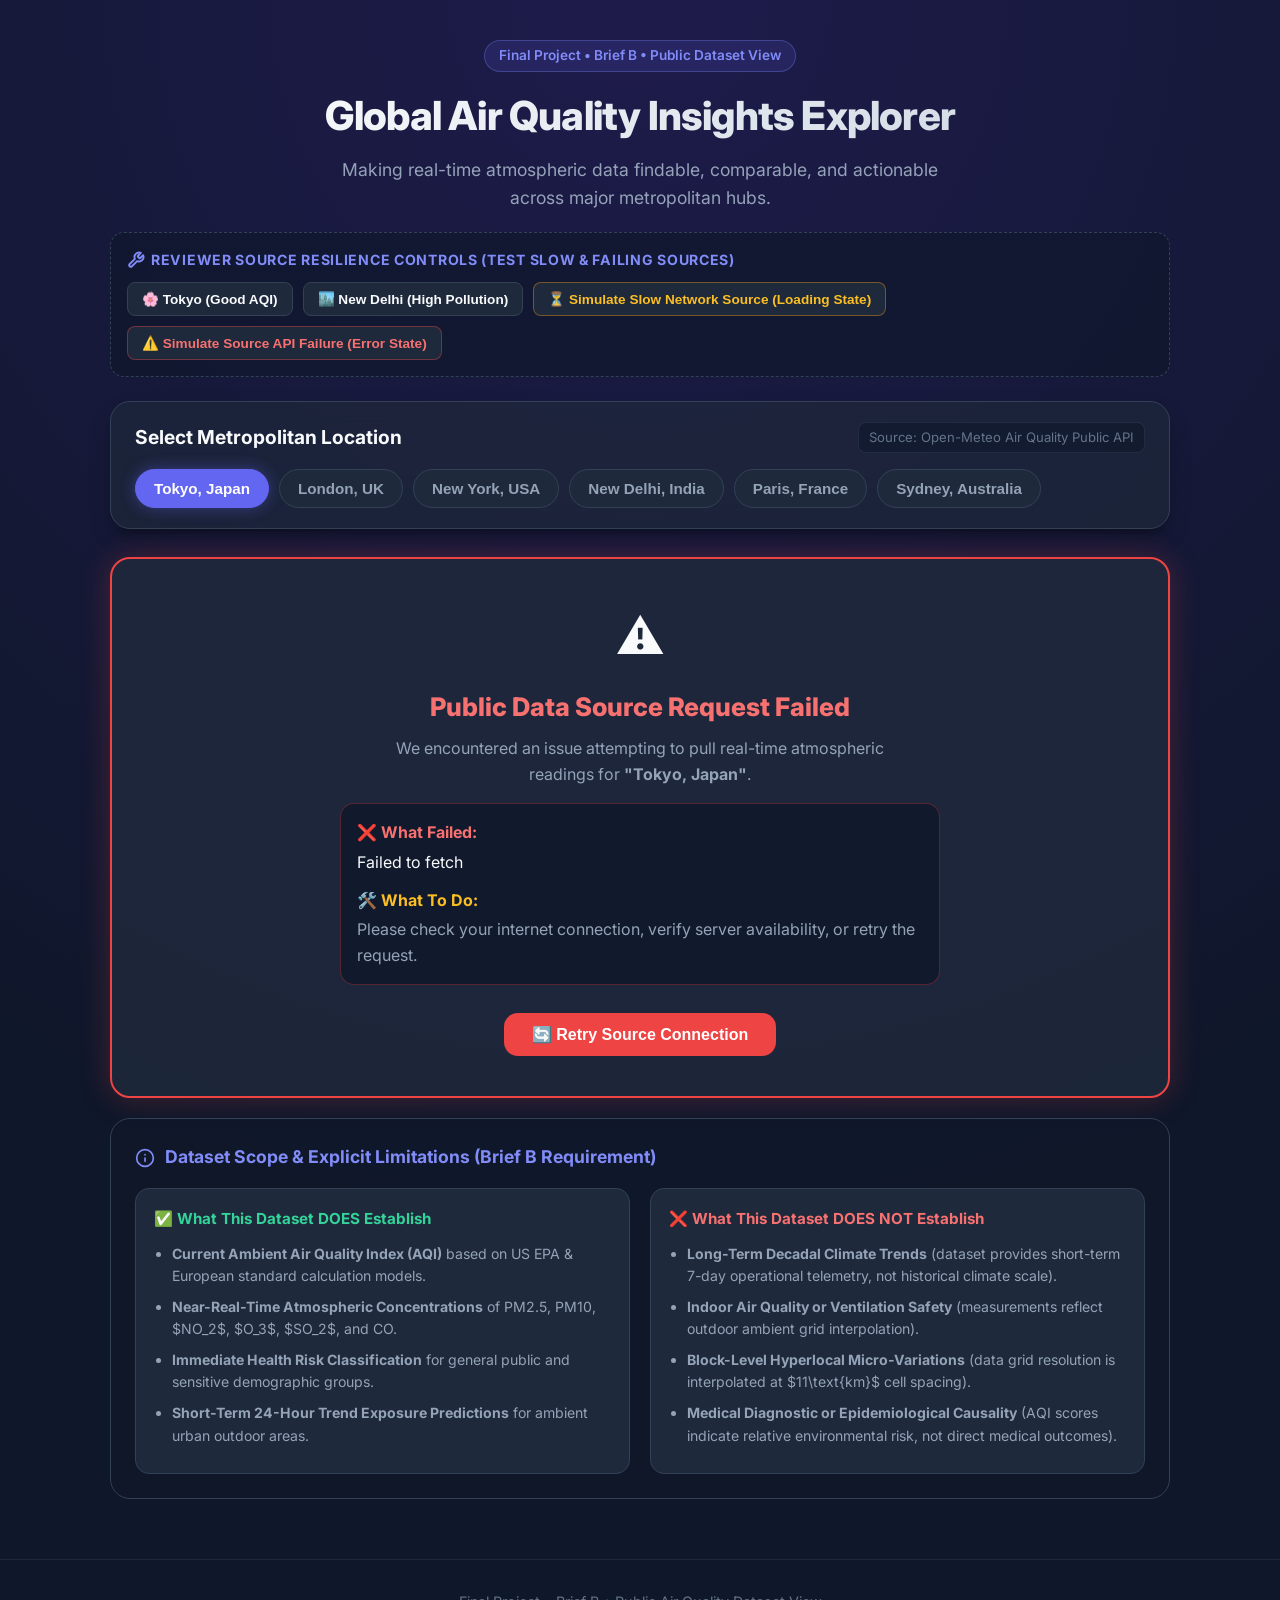
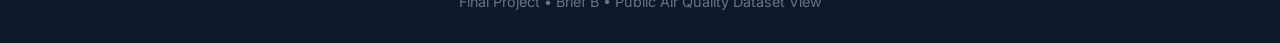
<file: index.html>
<!DOCTYPE html>
<html lang="en">
<head>
  <meta charset="UTF-8">
  <meta name="viewport" content="width=device-width, initial-scale=1.0">
  <meta name="description" content="Global Air Quality & Environmental Health Insights Explorer - A view onto public atmospheric data answering health and pollution questions.">
  <title>Global Air Quality Insights Explorer | Public Dataset View</title>
  
  <!-- Google Fonts: Inter -->
  <link rel="preconnect" href="https://fonts.googleapis.com">
  <link rel="preconnect" href="https://fonts.gstatic.com" crossorigin>
  <link href="https://fonts.googleapis.com/css2?family=Inter:wght@400;500;600;700;800&display=swap" rel="stylesheet">
  
  <link rel="stylesheet" href="styles.css">
</head>
<body>

  <!-- Accessibility Skip Link -->
  <a href="#main-content" class="skip-link">Skip to main content</a>

  <!-- Header -->
  <header class="app-header">
    <div class="container">
      <span class="badge">Final Project • Brief B • Public Dataset View</span>
      <h1 id="page-title">Global Air Quality Insights Explorer</h1>
      <p class="subtitle">Making real-time atmospheric data findable, comparable, and actionable across major metropolitan hubs.</p>
    </div>
  </header>

  <!-- Main Content -->
  <main id="main-content" tabindex="-1">
    <div class="container">

      <!-- Reviewer Testing & Resilience Controls -->
      <section class="reviewer-toolbar" aria-label="Reviewer Controls for Source Resilience">
        <div class="reviewer-toolbar-header">
          <span class="reviewer-title">
            <svg width="18" height="18" viewBox="0 0 24 24" fill="none" stroke="currentColor" stroke-width="2.5" stroke-linecap="round" stroke-linejoin="round" aria-hidden="true"><path d="M14.7 6.3a1 1 0 0 0 0 1.4l1.6 1.6a1 1 0 0 0 1.4 0l3.77-3.77a6 6 0 0 1-7.94 7.94l-6.91 6.91a2.12 2.12 0 0 1-3-3l6.91-6.91a6 6 0 0 1 7.94-7.94l-3.76 3.76z"/></svg>
            Reviewer Source Resilience Controls (Test Slow & Failing Sources)
          </span>
        </div>
        
        <div class="reviewer-preset-buttons" role="group" aria-label="Preset demonstration buttons">
          <button type="button" class="preset-btn" id="btn-demo-tokyo" title="Load live air quality data for Tokyo">
            🌸 Tokyo (Good AQI)
          </button>
          
          <button type="button" class="preset-btn" id="btn-demo-delhi" title="Load live air quality data for New Delhi">
            🏙️ New Delhi (High Pollution)
          </button>

          <button type="button" class="preset-btn btn-warning" id="btn-demo-slow" title="Simulate a slow 3-second network source response">
            ⏳ Simulate Slow Network Source (Loading State)
          </button>

          <button type="button" class="preset-btn btn-error" id="btn-demo-error" title="Simulate an API source failure or network outage">
            ⚠️ Simulate Source API Failure (Error State)
          </button>
        </div>
      </section>

      <!-- City Selector & Filter Controls -->
      <section class="control-card" aria-label="Dataset Selection Controls">
        <div class="control-header">
          <h2>Select Metropolitan Location</h2>
          <span class="dataset-source-tag">Source: Open-Meteo Air Quality Public API</span>
        </div>
        
        <div class="city-selector-grid" id="city-selector-group" role="radiogroup" aria-label="Select target city for air quality insights">
          <button type="button" class="city-chip active" data-city="tokyo" data-lat="35.6762" data-lon="139.6503" role="radio" aria-checked="true">
            <span>Tokyo, Japan</span>
          </button>
          <button type="button" class="city-chip" data-city="london" data-lat="51.5074" data-lon="-0.1278" role="radio" aria-checked="false">
            <span>London, UK</span>
          </button>
          <button type="button" class="city-chip" data-city="newyork" data-lat="40.7128" data-lon="-74.0060" role="radio" aria-checked="false">
            <span>New York, USA</span>
          </button>
          <button type="button" class="city-chip" data-city="delhi" data-lat="28.6139" data-lon="77.2090" role="radio" aria-checked="false">
            <span>New Delhi, India</span>
          </button>
          <button type="button" class="city-chip" data-city="paris" data-lat="48.8566" data-lon="2.3522" role="radio" aria-checked="false">
            <span>Paris, France</span>
          </button>
          <button type="button" class="city-chip" data-city="sydney" data-lat="-33.8688" data-lon="151.2093" role="radio" aria-checked="false">
            <span>Sydney, Australia</span>
          </button>
        </div>
      </section>

      <!-- Live Region for Accessibility -->
      <div id="aria-announcer" class="sr-only" aria-live="polite" aria-atomic="true"></div>

      <!-- Main Display Area: State & Insight Cards -->
      <section id="results-section" aria-label="Air Quality Insights and Data Visualization">
        <div id="state-container" class="state-container">
          <!-- Dynamic rendering by app.js (Loading, Error, Insights View) -->
        </div>
      </section>

      <!-- Data Limitations & Boundaries Panel (Key Brief B Requirement) -->
      <section class="limitations-card" aria-label="Dataset Scope and Limitations">
        <div class="limitations-header">
          <svg width="20" height="20" viewBox="0 0 24 24" fill="none" stroke="currentColor" stroke-width="2" stroke-linecap="round" stroke-linejoin="round" aria-hidden="true"><circle cx="12" cy="12" r="10"/><line x1="12" y1="16" x2="12" y2="12"/><line x1="12" y1="8" x2="12.01" y2="8"/></svg>
          <h3>Dataset Scope & Explicit Limitations (Brief B Requirement)</h3>
        </div>
        <div class="limitations-content">
          <div class="limit-col supports">
            <h4>✅ What This Dataset DOES Establish</h4>
            <ul>
              <li><strong>Current Ambient Air Quality Index (AQI)</strong> based on US EPA & European standard calculation models.</li>
              <li><strong>Near-Real-Time Atmospheric Concentrations</strong> of PM2.5, PM10, $NO_2$, $O_3$, $SO_2$, and CO.</li>
              <li><strong>Immediate Health Risk Classification</strong> for general public and sensitive demographic groups.</li>
              <li><strong>Short-Term 24-Hour Trend Exposure Predictions</strong> for ambient urban outdoor areas.</li>
            </ul>
          </div>
          
          <div class="limit-col does-not-support">
            <h4>❌ What This Dataset DOES NOT Establish</h4>
            <ul>
              <li><strong>Long-Term Decadal Climate Trends</strong> (dataset provides short-term 7-day operational telemetry, not historical climate scale).</li>
              <li><strong>Indoor Air Quality or Ventilation Safety</strong> (measurements reflect outdoor ambient grid interpolation).</li>
              <li><strong>Block-Level Hyperlocal Micro-Variations</strong> (data grid resolution is interpolated at $11\text{km}$ cell spacing).</li>
              <li><strong>Medical Diagnostic or Epidemiological Causality</strong> (AQI scores indicate relative environmental risk, not direct medical outcomes).</li>
            </ul>
          </div>
        </div>
      </section>

    </div>
  </main>

  <!-- Footer -->
  <footer>
    <div class="container">
      <p>Final Project • Brief B • Public Air Quality Dataset View</p>
    </div>
  </footer>

  <script src="app.js"></script>
</body>
</html>
</file>
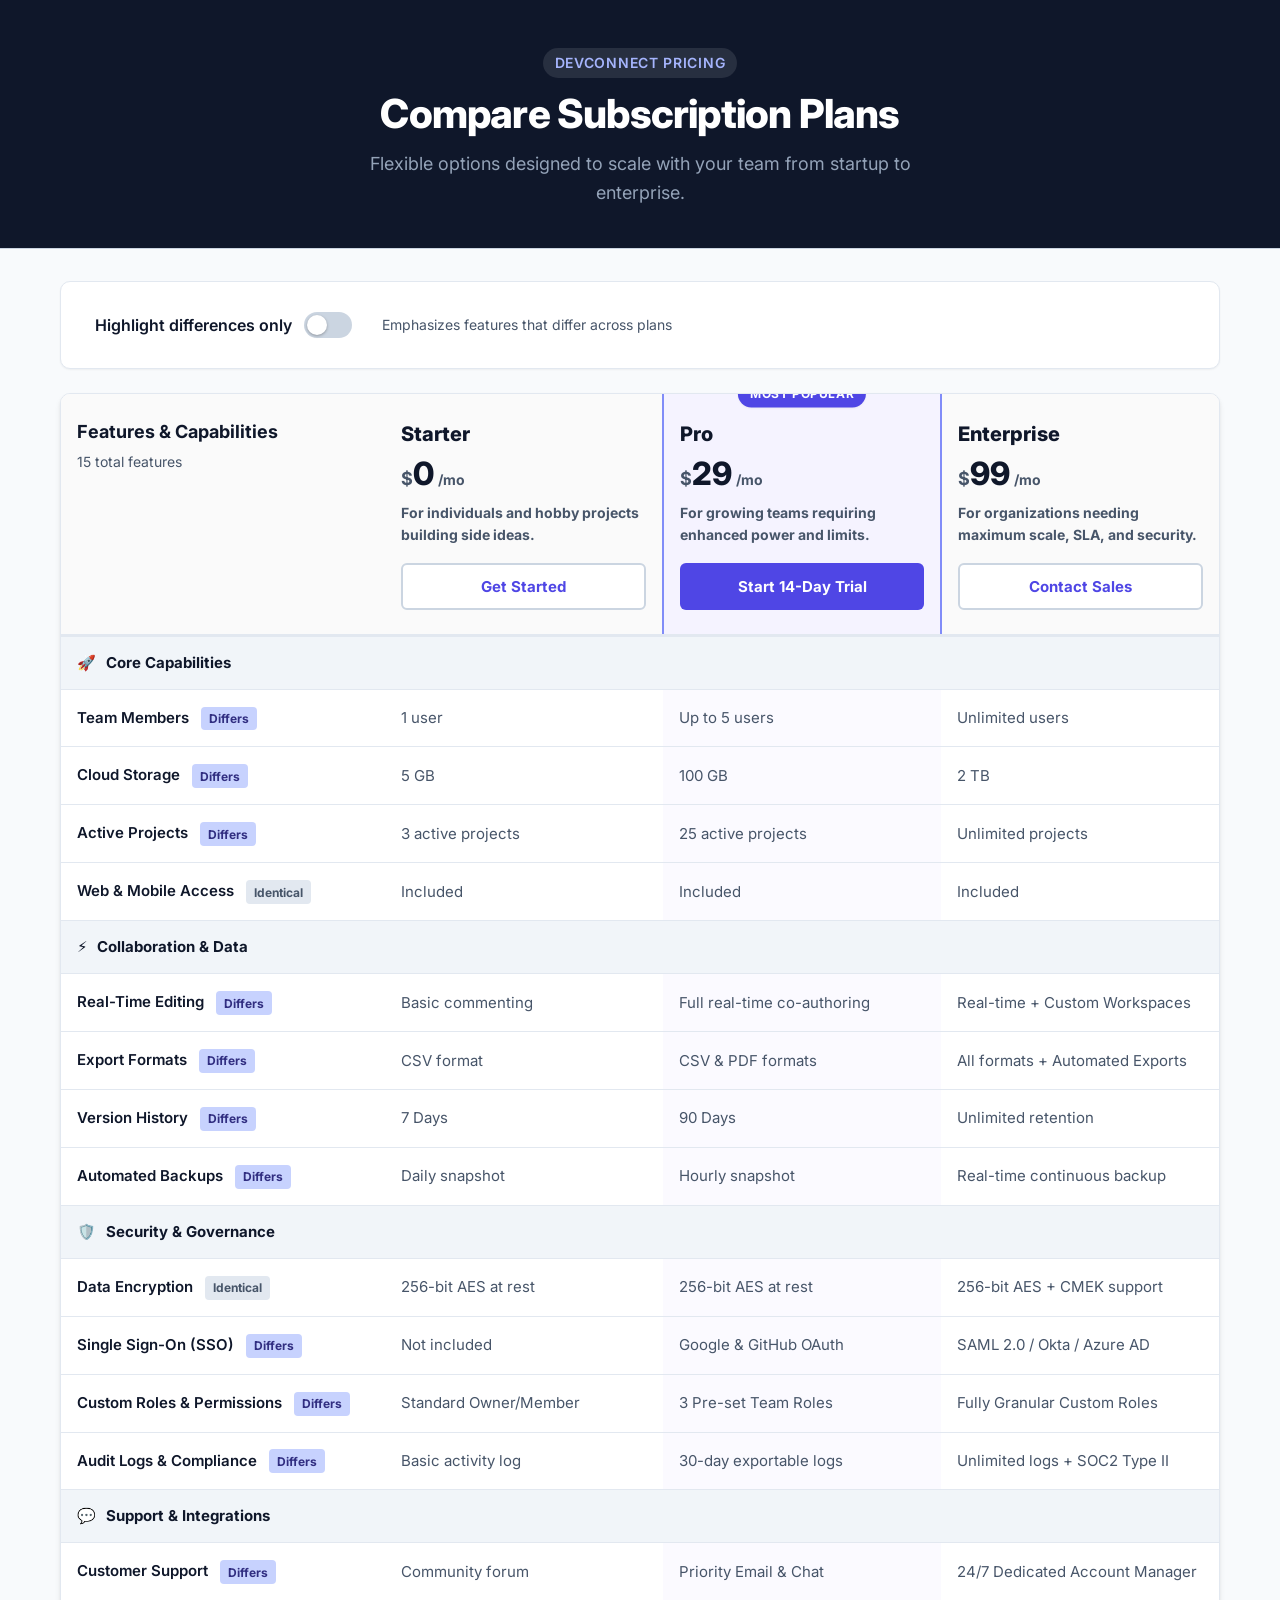
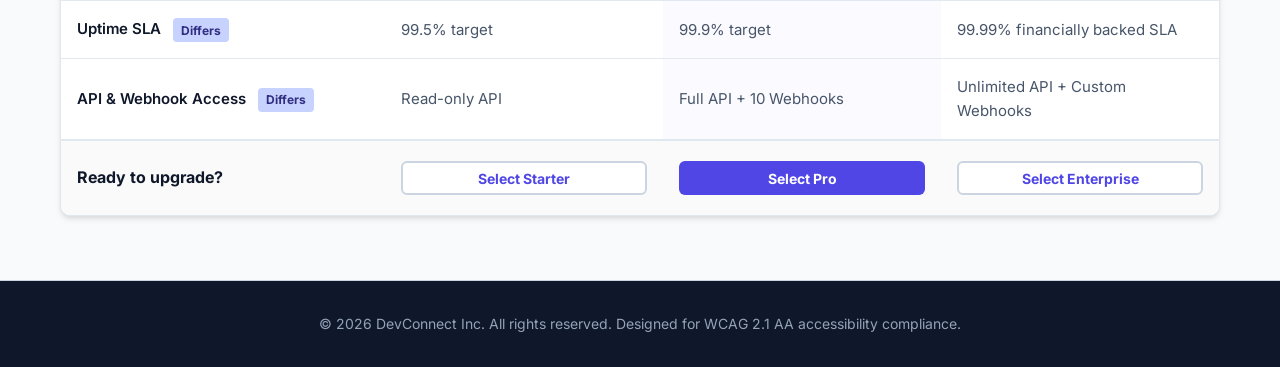
<file: task1_archive/index.html>
<!DOCTYPE html>
<html lang="en">
<head>
  <meta charset="UTF-8">
  <meta name="viewport" content="width=device-width, initial-scale=1.0">
  <meta name="description" content="Compare subscription plans across 15 key features. Fully accessible, keyboard-operable, and optimized for mobile screens down to 320px.">
  <title>Plan Comparison - Find the Right Fit</title>
  
  <!-- Modern Google Fonts -->
  <link rel="preconnect" href="https://fonts.googleapis.com">
  <link rel="preconnect" href="https://fonts.gstatic.com" crossorigin>
  <link href="https://fonts.googleapis.com/css2?family=Inter:wght@400;500;600;700;800&display=swap" rel="stylesheet">
  
  <link rel="stylesheet" href="styles.css">
</head>
<body>

  <!-- Keyboard Accessibility: Skip to Main Content Link -->
  <a href="#main-content" class="skip-link">Skip to main content</a>

  <!-- Header Section -->
  <header class="app-header">
    <div class="container">
      <div class="brand-badge">DevConnect Pricing</div>
      <h1 id="page-title">Compare Subscription Plans</h1>
      <p class="subtitle">Flexible options designed to scale with your team from startup to enterprise.</p>
    </div>
  </header>

  <!-- Main Content Area -->
  <main id="main-content" tabindex="-1">
    <div class="container">
      
      <!-- Toolbar & Accessibility Controls -->
      <section class="toolbar" aria-label="Table View Controls">
        <div class="toolbar-left">
          <h2 class="sr-only">Interactive Controls</h2>
          <!-- Highlight Differences Toggle Switch -->
          <button 
            type="button" 
            role="switch" 
            aria-checked="false" 
            id="highlight-toggle" 
            class="switch-control" 
            aria-describedby="toggle-hint"
          >
            <span class="switch-label">Highlight differences only</span>
            <span class="switch-track" aria-hidden="true">
              <span class="switch-thumb"></span>
            </span>
          </button>
          <span id="toggle-hint" class="toggle-hint-text">Emphasizes features that differ across plans</span>
        </div>

        <div class="toolbar-right">
          <!-- Mobile Plan Filter Tabs (Visible on small screens <= 640px) -->
          <div class="mobile-filter-group" role="group" aria-label="Filter plan columns on mobile screens">
            <span class="filter-label" id="mobile-filter-label">View plan:</span>
            <div class="tab-list" role="tablist" aria-labelledby="mobile-filter-label">
              <button role="tab" aria-selected="true" id="tab-all" aria-controls="comparison-table" class="plan-tab active">All Plans</button>
              <button role="tab" aria-selected="false" id="tab-starter" aria-controls="comparison-table" class="plan-tab">Starter</button>
              <button role="tab" aria-selected="false" id="tab-pro" aria-controls="comparison-table" class="plan-tab">Pro</button>
              <button role="tab" aria-selected="false" id="tab-enterprise" aria-controls="comparison-table" class="plan-tab">Enterprise</button>
            </div>
          </div>
        </div>
      </section>

      <!-- Live Region for Screen Reader Announcements -->
      <div id="aria-announcer" class="sr-only" aria-live="polite" aria-atomic="true"></div>

      <!-- Feature Comparison Table Container -->
      <div class="table-wrapper">
        <table role="table" class="comparison-table" id="comparison-table" aria-labelledby="page-title">
          <caption class="sr-only">
            Detailed comparison of 15 features across Starter ($0), Pro ($29/month), and Enterprise ($99/month) plans.
          </caption>

          <!-- Table Header: Plan Overview -->
          <thead>
            <tr role="row" class="header-row">
              <th scope="col" role="columnheader" class="col-feature-header">
                <span class="feature-title">Features & Capabilities</span>
                <span class="feature-count">15 total features</span>
              </th>
              
              <!-- Plan 1: Starter -->
              <th scope="col" role="columnheader" class="col-plan plan-starter-header">
                <div class="plan-card-header">
                  <span class="plan-name">Starter</span>
                  <div class="plan-price">
                    <span class="currency">$</span><span class="amount">0</span><span class="period">/mo</span>
                  </div>
                  <p class="plan-desc">For individuals and hobby projects building side ideas.</p>
                  <button type="button" class="cta-button secondary" aria-label="Select Starter Plan ($0 per month)">Get Started</button>
                </div>
              </th>

              <!-- Plan 2: Pro (Featured) -->
              <th scope="col" role="columnheader" class="col-plan plan-pro-header featured">
                <div class="featured-badge" aria-hidden="true">Most Popular</div>
                <div class="plan-card-header">
                  <span class="plan-name">Pro</span>
                  <div class="plan-price">
                    <span class="currency">$</span><span class="amount">29</span><span class="period">/mo</span>
                  </div>
                  <p class="plan-desc">For growing teams requiring enhanced power and limits.</p>
                  <button type="button" class="cta-button primary" aria-label="Select Pro Plan ($29 per month)">Start 14-Day Trial</button>
                </div>
              </th>

              <!-- Plan 3: Enterprise -->
              <th scope="col" role="columnheader" class="col-plan plan-enterprise-header">
                <div class="plan-card-header">
                  <span class="plan-name">Enterprise</span>
                  <div class="plan-price">
                    <span class="currency">$</span><span class="amount">99</span><span class="period">/mo</span>
                  </div>
                  <p class="plan-desc">For organizations needing maximum scale, SLA, and security.</p>
                  <button type="button" class="cta-button secondary" aria-label="Select Enterprise Plan ($99 per month)">Contact Sales</button>
                </div>
              </th>
            </tr>
          </thead>

          <!-- Table Body: Categorized Features -->
          <tbody>
            
            <!-- Category 1: Core Capabilities -->
            <tr role="row" class="category-row">
              <th colspan="4" scope="colgroup" role="columnheader" class="category-title">
                <span class="category-icon" aria-hidden="true">🚀</span> Core Capabilities
              </th>
            </tr>

            <tr role="row" class="feature-row" data-different="true">
              <th scope="row" role="rowheader" class="feature-cell">
                <span class="feature-name">Team Members</span>
                <span class="diff-badge" aria-label="Value differs across plans">Differs</span>
              </th>
              <td role="cell" data-plan-name="Starter" class="value-cell plan-starter">1 user</td>
              <td role="cell" data-plan-name="Pro" class="value-cell plan-pro">Up to 5 users</td>
              <td role="cell" data-plan-name="Enterprise" class="value-cell plan-enterprise">Unlimited users</td>
            </tr>

            <tr role="row" class="feature-row" data-different="true">
              <th scope="row" role="rowheader" class="feature-cell">
                <span class="feature-name">Cloud Storage</span>
                <span class="diff-badge" aria-label="Value differs across plans">Differs</span>
              </th>
              <td role="cell" data-plan-name="Starter" class="value-cell plan-starter">5 GB</td>
              <td role="cell" data-plan-name="Pro" class="value-cell plan-pro">100 GB</td>
              <td role="cell" data-plan-name="Enterprise" class="value-cell plan-enterprise">2 TB</td>
            </tr>

            <tr role="row" class="feature-row" data-different="true">
              <th scope="row" role="rowheader" class="feature-cell">
                <span class="feature-name">Active Projects</span>
                <span class="diff-badge" aria-label="Value differs across plans">Differs</span>
              </th>
              <td role="cell" data-plan-name="Starter" class="value-cell plan-starter">3 active projects</td>
              <td role="cell" data-plan-name="Pro" class="value-cell plan-pro">25 active projects</td>
              <td role="cell" data-plan-name="Enterprise" class="value-cell plan-enterprise">Unlimited projects</td>
            </tr>

            <tr role="row" class="feature-row" data-different="false">
              <th scope="row" role="rowheader" class="feature-cell">
                <span class="feature-name">Web & Mobile Access</span>
                <span class="same-badge" aria-label="Value is identical across plans">Identical</span>
              </th>
              <td role="cell" data-plan-name="Starter" class="value-cell plan-starter">Included</td>
              <td role="cell" data-plan-name="Pro" class="value-cell plan-pro">Included</td>
              <td role="cell" data-plan-name="Enterprise" class="value-cell plan-enterprise">Included</td>
            </tr>

            <!-- Category 2: Collaboration & Data -->
            <tr role="row" class="category-row">
              <th colspan="4" scope="colgroup" role="columnheader" class="category-title">
                <span class="category-icon" aria-hidden="true">⚡</span> Collaboration & Data
              </th>
            </tr>

            <tr role="row" class="feature-row" data-different="true">
              <th scope="row" role="rowheader" class="feature-cell">
                <span class="feature-name">Real-Time Editing</span>
                <span class="diff-badge" aria-label="Value differs across plans">Differs</span>
              </th>
              <td role="cell" data-plan-name="Starter" class="value-cell plan-starter">Basic commenting</td>
              <td role="cell" data-plan-name="Pro" class="value-cell plan-pro">Full real-time co-authoring</td>
              <td role="cell" data-plan-name="Enterprise" class="value-cell plan-enterprise">Real-time + Custom Workspaces</td>
            </tr>

            <tr role="row" class="feature-row" data-different="true">
              <th scope="row" role="rowheader" class="feature-cell">
                <span class="feature-name">Export Formats</span>
                <span class="diff-badge" aria-label="Value differs across plans">Differs</span>
              </th>
              <td role="cell" data-plan-name="Starter" class="value-cell plan-starter">CSV format</td>
              <td role="cell" data-plan-name="Pro" class="value-cell plan-pro">CSV & PDF formats</td>
              <td role="cell" data-plan-name="Enterprise" class="value-cell plan-enterprise">All formats + Automated Exports</td>
            </tr>

            <tr role="row" class="feature-row" data-different="true">
              <th scope="row" role="rowheader" class="feature-cell">
                <span class="feature-name">Version History</span>
                <span class="diff-badge" aria-label="Value differs across plans">Differs</span>
              </th>
              <td role="cell" data-plan-name="Starter" class="value-cell plan-starter">7 Days</td>
              <td role="cell" data-plan-name="Pro" class="value-cell plan-pro">90 Days</td>
              <td role="cell" data-plan-name="Enterprise" class="value-cell plan-enterprise">Unlimited retention</td>
            </tr>

            <tr role="row" class="feature-row" data-different="true">
              <th scope="row" role="rowheader" class="feature-cell">
                <span class="feature-name">Automated Backups</span>
                <span class="diff-badge" aria-label="Value differs across plans">Differs</span>
              </th>
              <td role="cell" data-plan-name="Starter" class="value-cell plan-starter">Daily snapshot</td>
              <td role="cell" data-plan-name="Pro" class="value-cell plan-pro">Hourly snapshot</td>
              <td role="cell" data-plan-name="Enterprise" class="value-cell plan-enterprise">Real-time continuous backup</td>
            </tr>

            <!-- Category 3: Security & Governance -->
            <tr role="row" class="category-row">
              <th colspan="4" scope="colgroup" role="columnheader" class="category-title">
                <span class="category-icon" aria-hidden="true">🛡️</span> Security & Governance
              </th>
            </tr>

            <tr role="row" class="feature-row" data-different="false">
              <th scope="row" role="rowheader" class="feature-cell">
                <span class="feature-name">Data Encryption</span>
                <span class="same-badge" aria-label="Value is identical across plans">Identical</span>
              </th>
              <td role="cell" data-plan-name="Starter" class="value-cell plan-starter">256-bit AES at rest</td>
              <td role="cell" data-plan-name="Pro" class="value-cell plan-pro">256-bit AES at rest</td>
              <td role="cell" data-plan-name="Enterprise" class="value-cell plan-enterprise">256-bit AES + CMEK support</td>
            </tr>

            <tr role="row" class="feature-row" data-different="true">
              <th scope="row" role="rowheader" class="feature-cell">
                <span class="feature-name">Single Sign-On (SSO)</span>
                <span class="diff-badge" aria-label="Value differs across plans">Differs</span>
              </th>
              <td role="cell" data-plan-name="Starter" class="value-cell plan-starter">Not included</td>
              <td role="cell" data-plan-name="Pro" class="value-cell plan-pro">Google & GitHub OAuth</td>
              <td role="cell" data-plan-name="Enterprise" class="value-cell plan-enterprise">SAML 2.0 / Okta / Azure AD</td>
            </tr>

            <tr role="row" class="feature-row" data-different="true">
              <th scope="row" role="rowheader" class="feature-cell">
                <span class="feature-name">Custom Roles & Permissions</span>
                <span class="diff-badge" aria-label="Value differs across plans">Differs</span>
              </th>
              <td role="cell" data-plan-name="Starter" class="value-cell plan-starter">Standard Owner/Member</td>
              <td role="cell" data-plan-name="Pro" class="value-cell plan-pro">3 Pre-set Team Roles</td>
              <td role="cell" data-plan-name="Enterprise" class="value-cell plan-enterprise">Fully Granular Custom Roles</td>
            </tr>

            <tr role="row" class="feature-row" data-different="true">
              <th scope="row" role="rowheader" class="feature-cell">
                <span class="feature-name">Audit Logs & Compliance</span>
                <span class="diff-badge" aria-label="Value differs across plans">Differs</span>
              </th>
              <td role="cell" data-plan-name="Starter" class="value-cell plan-starter">Basic activity log</td>
              <td role="cell" data-plan-name="Pro" class="value-cell plan-pro">30-day exportable logs</td>
              <td role="cell" data-plan-name="Enterprise" class="value-cell plan-enterprise">Unlimited logs + SOC2 Type II</td>
            </tr>

            <!-- Category 4: Support & Integration -->
            <tr role="row" class="category-row">
              <th colspan="4" scope="colgroup" role="columnheader" class="category-title">
                <span class="category-icon" aria-hidden="true">💬</span> Support & Integrations
              </th>
            </tr>

            <tr role="row" class="feature-row" data-different="true">
              <th scope="row" role="rowheader" class="feature-cell">
                <span class="feature-name">Customer Support</span>
                <span class="diff-badge" aria-label="Value differs across plans">Differs</span>
              </th>
              <td role="cell" data-plan-name="Starter" class="value-cell plan-starter">Community forum</td>
              <td role="cell" data-plan-name="Pro" class="value-cell plan-pro">Priority Email & Chat</td>
              <td role="cell" data-plan-name="Enterprise" class="value-cell plan-enterprise">24/7 Dedicated Account Manager</td>
            </tr>

            <tr role="row" class="feature-row" data-different="true">
              <th scope="row" role="rowheader" class="feature-cell">
                <span class="feature-name">Uptime SLA</span>
                <span class="diff-badge" aria-label="Value differs across plans">Differs</span>
              </th>
              <td role="cell" data-plan-name="Starter" class="value-cell plan-starter">99.5% target</td>
              <td role="cell" data-plan-name="Pro" class="value-cell plan-pro">99.9% target</td>
              <td role="cell" data-plan-name="Enterprise" class="value-cell plan-enterprise">99.99% financially backed SLA</td>
            </tr>

            <tr role="row" class="feature-row" data-different="true">
              <th scope="row" role="rowheader" class="feature-cell">
                <span class="feature-name">API & Webhook Access</span>
                <span class="diff-badge" aria-label="Value differs across plans">Differs</span>
              </th>
              <td role="cell" data-plan-name="Starter" class="value-cell plan-starter">Read-only API</td>
              <td role="cell" data-plan-name="Pro" class="value-cell plan-pro">Full API + 10 Webhooks</td>
              <td role="cell" data-plan-name="Enterprise" class="value-cell plan-enterprise">Unlimited API + Custom Webhooks</td>
            </tr>

          </tbody>

          <!-- Table Footer: Bottom Action Row -->
          <tfoot>
            <tr role="row" class="footer-row">
              <th scope="row" role="rowheader" class="footer-label">Ready to upgrade?</th>
              <td role="cell" class="plan-starter"><button type="button" class="cta-button secondary micro" aria-label="Select Starter Plan">Select Starter</button></td>
              <td role="cell" class="plan-pro"><button type="button" class="cta-button primary micro" aria-label="Select Pro Plan">Select Pro</button></td>
              <td role="cell" class="plan-enterprise"><button type="button" class="cta-button secondary micro" aria-label="Select Enterprise Plan">Select Enterprise</button></td>
            </tr>
          </tfoot>
        </table>
      </div>

    </div>
  </main>

  <!-- Accessible Footer -->
  <footer class="app-footer">
    <div class="container">
      <p>&copy; 2026 DevConnect Inc. All rights reserved. Designed for WCAG 2.1 AA accessibility compliance.</p>
    </div>
  </footer>

  <script src="app.js"></script>
</body>
</html>
</file>
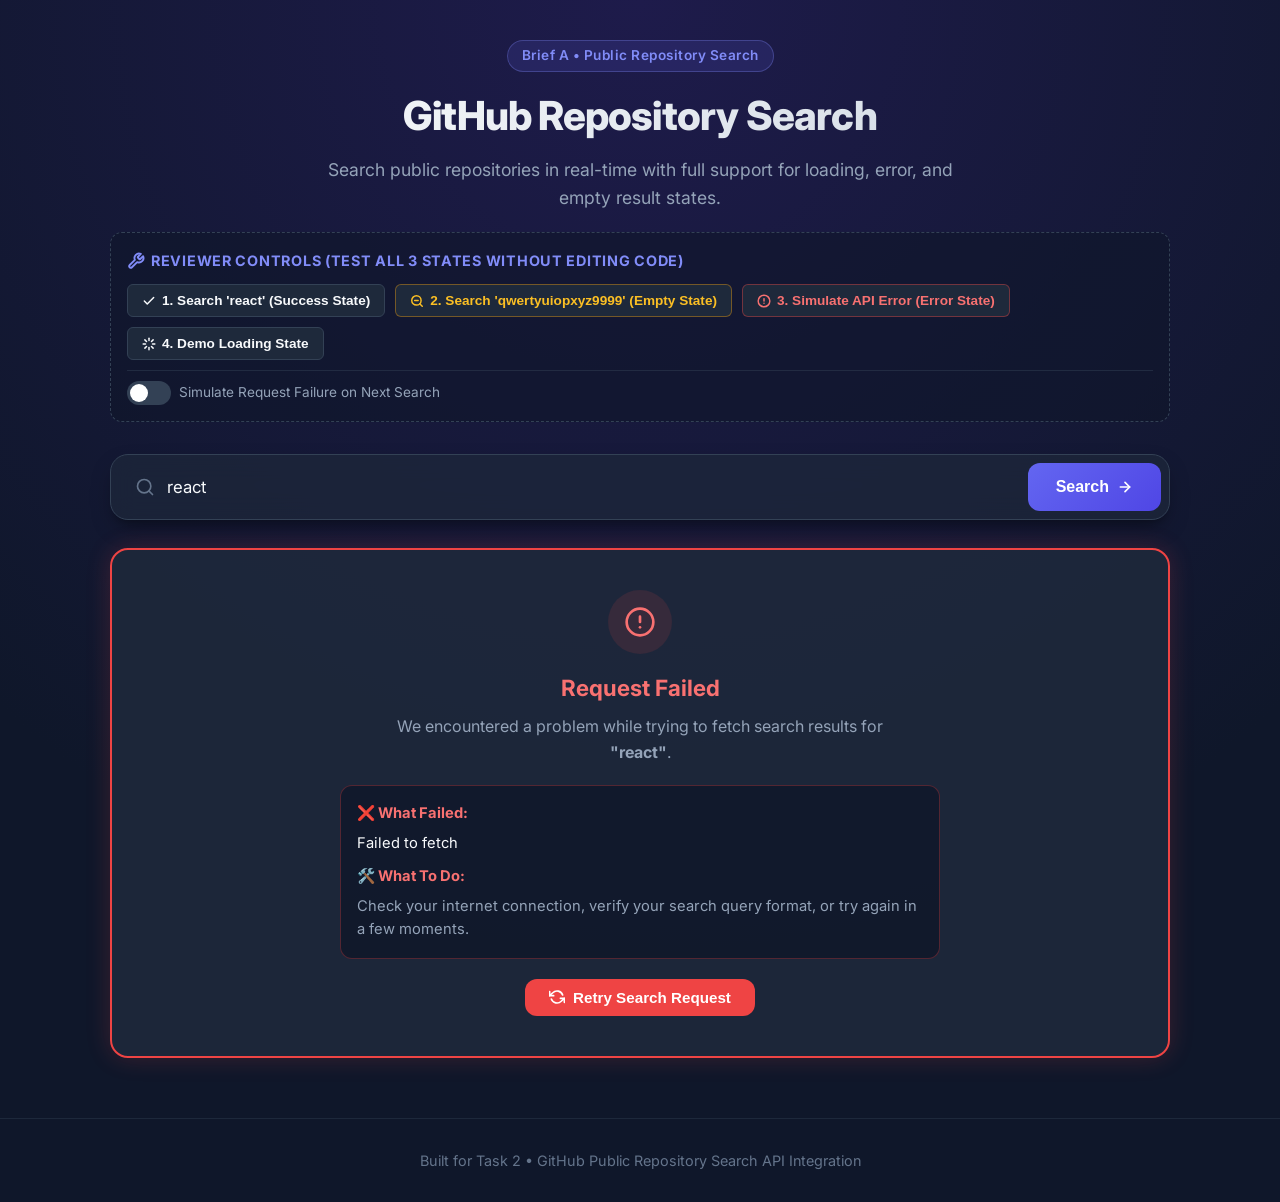
<file: task2_archive/index.html>
<!DOCTYPE html>
<html lang="en">
<head>
  <meta charset="UTF-8">
  <meta name="viewport" content="width=device-width, initial-scale=1.0">
  <meta name="description" content="Public Repository Search web application demonstrating loading, error, and empty result states against the GitHub API.">
  <title>Public Repository Search - GitHub API Explorer</title>
  
  <!-- Modern Typography from Google Fonts -->
  <link rel="preconnect" href="https://fonts.googleapis.com">
  <link rel="preconnect" href="https://fonts.gstatic.com" crossorigin>
  <link href="https://fonts.googleapis.com/css2?family=Inter:wght@400;500;600;700;800&display=swap" rel="stylesheet">
  
  <link rel="stylesheet" href="styles.css">
</head>
<body>

  <!-- Keyboard Accessibility: Skip to Main Content Link -->
  <a href="#main-content" class="skip-link">Skip to main content</a>

  <!-- Header Section -->
  <header class="app-header">
    <div class="container">
      <span class="badge">Brief A • Public Repository Search</span>
      <h1 id="page-title">GitHub Repository Search</h1>
      <p class="subtitle">Search public repositories in real-time with full support for loading, error, and empty result states.</p>
    </div>
  </header>

  <!-- Main Content Area -->
  <main id="main-content" tabindex="-1">
    <div class="container">

      <!-- Reviewer Quick Testing Toolbar -->
      <section class="reviewer-toolbar" aria-label="Reviewer Demo Controls">
        <div class="reviewer-toolbar-header">
          <span class="reviewer-title">
            <svg width="18" height="18" viewBox="0 0 24 24" fill="none" stroke="currentColor" stroke-width="2.5" stroke-linecap="round" stroke-linejoin="round" aria-hidden="true"><path d="M14.7 6.3a1 1 0 0 0 0 1.4l1.6 1.6a1 1 0 0 0 1.4 0l3.77-3.77a6 6 0 0 1-7.94 7.94l-6.91 6.91a2.12 2.12 0 0 1-3-3l6.91-6.91a6 6 0 0 1 7.94-7.94l-3.76 3.76z"/></svg>
            Reviewer Controls (Test All 3 States Without Editing Code)
          </span>
        </div>
        
        <div class="reviewer-preset-buttons" role="group" aria-label="Preset demonstration buttons">
          <button type="button" class="preset-btn" id="btn-demo-success" title="Execute a search for popular 'react' repositories">
            <svg width="14" height="14" viewBox="0 0 24 24" fill="none" stroke="currentColor" stroke-width="2.5" stroke-linecap="round" stroke-linejoin="round" aria-hidden="true"><polyline points="20 6 9 17 4 12"/></svg>
            1. Search 'react' (Success State)
          </button>
          
          <button type="button" class="preset-btn btn-empty" id="btn-demo-empty" title="Execute a search that returns 0 results">
            <svg width="14" height="14" viewBox="0 0 24 24" fill="none" stroke="currentColor" stroke-width="2.5" stroke-linecap="round" stroke-linejoin="round" aria-hidden="true"><circle cx="11" cy="11" r="8"/><line x1="21" y1="21" x2="16.65" y2="16.65"/><line x1="8" y1="11" x2="14" y2="11"/></svg>
            2. Search 'qwertyuiopxyz9999' (Empty State)
          </button>

          <button type="button" class="preset-btn btn-error" id="btn-demo-error" title="Trigger a simulated API network error">
            <svg width="14" height="14" viewBox="0 0 24 24" fill="none" stroke="currentColor" stroke-width="2.5" stroke-linecap="round" stroke-linejoin="round" aria-hidden="true"><circle cx="12" cy="12" r="10"/><line x1="12" y1="8" x2="12" y2="12"/><line x1="12" y1="16" x2="12.01" y2="16"/></svg>
            3. Simulate API Error (Error State)
          </button>

          <button type="button" class="preset-btn" id="btn-demo-loading" title="Show simulated persistent loading state">
            <svg width="14" height="14" viewBox="0 0 24 24" fill="none" stroke="currentColor" stroke-width="2.5" stroke-linecap="round" stroke-linejoin="round" aria-hidden="true"><line x1="12" y1="2" x2="12" y2="6"/><line x1="12" y1="18" x2="12" y2="22"/><line x1="4.93" y1="4.93" x2="7.76" y2="7.76"/><line x1="16.24" y1="16.24" x2="19.07" y2="19.07"/><line x1="2" y1="12" x2="6" y2="12"/><line x1="18" y1="12" x2="22" y2="12"/><line x1="4.93" y1="19.07" x2="7.76" y2="16.24"/><line x1="16.24" y1="7.76" x2="19.07" y2="4.93"/></svg>
            4. Demo Loading State
          </button>
        </div>

        <div class="error-toggle-wrapper">
          <button 
            type="button" 
            role="switch" 
            aria-checked="false" 
            id="simulate-error-switch" 
            class="error-toggle-switch"
            aria-label="Toggle forced error simulation"
          >
            <span class="error-toggle-thumb"></span>
          </button>
          <label for="simulate-error-switch" style="cursor: pointer;">Simulate Request Failure on Next Search</label>
        </div>
      </section>

      <!-- Primary Search Form -->
      <section class="search-section" aria-label="Repository Search Form">
        <form id="search-form" class="search-form" role="search">
          <div class="search-input-wrapper">
            <svg class="search-icon" viewBox="0 0 24 24" fill="none" stroke="currentColor" stroke-width="2" stroke-linecap="round" stroke-linejoin="round" aria-hidden="true">
              <circle cx="11" cy="11" r="8"></circle>
              <line x1="21" y1="21" x2="16.65" y2="16.65"></line>
            </svg>
            <input 
              type="text" 
              id="search-input" 
              class="search-input" 
              placeholder="Search public GitHub repositories (e.g. react, vue, python)..." 
              value="react"
              required 
              aria-label="Repository search query"
            >
          </div>
          <button type="submit" id="search-submit-btn" class="search-button">
            <span>Search</span>
            <svg width="16" height="16" viewBox="0 0 24 24" fill="none" stroke="currentColor" stroke-width="2.5" stroke-linecap="round" stroke-linejoin="round" aria-hidden="true"><line x1="5" y1="12" x2="19" y2="12"/><polyline points="12 5 19 12 12 19"/></svg>
          </button>
        </form>
      </section>

      <!-- Live Region for Screen Reader Announcements -->
      <div id="aria-announcer" class="sr-only" aria-live="polite" aria-atomic="true"></div>

      <!-- State & Results Container -->
      <section id="results-section" aria-label="Search Results and Application States">
        <div id="state-container" class="state-container">
          <!-- Dynamic Content rendered by app.js (Initial, Loading, Empty, Error, Results) -->
        </div>
      </section>

    </div>
  </main>

  <!-- Footer -->
  <footer>
    <div class="container">
      <p>Built for Task 2 • GitHub Public Repository Search API Integration</p>
    </div>
  </footer>

  <script src="app.js"></script>
</body>
</html>
</file>
<file: styles.css>
/* ==========================================================================
   Final Project: Brief B - Public Dataset View
   Styles: Design System, Insights Cards, AQI Colors, Source Resilience States,
   Focus Rings, and 320px Responsive Layout
   ========================================================================== */

:root {
  /* Colors */
  --bg-dark: #0f172a;
  --bg-card: #1e293b;
  --bg-card-hover: #334155;
  --border-color: #334155;
  --border-focus: #6366f1;
  
  --text-primary: #f8fafc;
  --text-secondary: #94a3b8;
  --text-muted: #64748b;
  
  --accent-primary: #6366f1;
  --accent-hover: #4f46e5;
  
  /* AQI Severity Colors */
  --aqi-good-bg: rgba(16, 185, 129, 0.15);
  --aqi-good-border: #10b981;
  --aqi-good-text: #34d399;
  
  --aqi-moderate-bg: rgba(245, 158, 11, 0.15);
  --aqi-moderate-border: #f59e0b;
  --aqi-moderate-text: #fbbf24;
  
  --aqi-unhealthy-bg: rgba(239, 68, 68, 0.15);
  --aqi-unhealthy-border: #ef4444;
  --aqi-unhealthy-text: #f87171;

  --aqi-hazardous-bg: rgba(168, 85, 247, 0.15);
  --aqi-hazardous-border: #a855f7;
  --aqi-hazardous-text: #c084fc;
  
  /* Typography & Radii */
  --font-family: 'Inter', -apple-system, BlinkMacSystemFont, "Segoe UI", Roboto, sans-serif;
  --radius-sm: 8px;
  --radius-md: 14px;
  --radius-lg: 20px;
  --radius-full: 9999px;
  
  --shadow-md: 0 10px 25px -5px rgba(0, 0, 0, 0.3), 0 8px 10px -6px rgba(0, 0, 0, 0.3);
  --transition-fast: 0.15s ease;
  --transition-normal: 0.25s ease;
}

/* Base Resets */
*, *::before, *::after {
  box-sizing: border-box;
  margin: 0;
  padding: 0;
}

html {
  font-family: var(--font-family);
  background-color: var(--bg-dark);
  color: var(--text-primary);
  line-height: 1.6;
  scroll-behavior: smooth;
}

body {
  min-height: 100vh;
  display: flex;
  flex-direction: column;
  background: radial-gradient(circle at 50% 0%, #1e1b4b 0%, #0f172a 70%);
}

/* Skip Link */
.skip-link {
  position: absolute;
  top: -100px;
  left: 20px;
  background: var(--accent-primary);
  color: #ffffff;
  padding: 12px 20px;
  font-weight: 700;
  border-radius: var(--radius-md);
  z-index: 9999;
  text-decoration: none;
  transition: top var(--transition-fast);
}

.skip-link:focus {
  top: 20px;
  outline: 3px solid #ffffff;
  outline-offset: 3px;
}

/* Container */
.container {
  width: 100%;
  max-width: 1100px;
  margin: 0 auto;
  padding: 0 20px;
}

/* Header */
.app-header {
  padding: 40px 0 20px 0;
  text-align: center;
}

.badge {
  display: inline-block;
  background: rgba(99, 102, 241, 0.15);
  color: #818cf8;
  border: 1px solid rgba(129, 140, 248, 0.3);
  padding: 4px 14px;
  font-size: 0.85rem;
  font-weight: 600;
  border-radius: var(--radius-full);
  margin-bottom: 12px;
}

.app-header h1 {
  font-size: 2.5rem;
  font-weight: 800;
  letter-spacing: -0.02em;
  background: linear-gradient(135deg, #ffffff 0%, #cbd5e1 100%);
  -webkit-background-clip: text;
  -webkit-text-fill-color: transparent;
  margin-bottom: 8px;
}

.app-header .subtitle {
  color: var(--text-secondary);
  font-size: 1.1rem;
  max-width: 650px;
  margin: 0 auto;
}

/* Main */
main {
  flex: 1;
  padding-bottom: 60px;
}

/* Reviewer Resilience Toolbar */
.reviewer-toolbar {
  background: rgba(15, 23, 42, 0.65);
  border: 1px dashed var(--border-color);
  border-radius: var(--radius-md);
  padding: 16px;
  margin-bottom: 24px;
}

.reviewer-toolbar-header {
  margin-bottom: 10px;
}

.reviewer-title {
  font-size: 0.88rem;
  font-weight: 700;
  color: #818cf8;
  text-transform: uppercase;
  letter-spacing: 0.05em;
  display: flex;
  align-items: center;
  gap: 6px;
}

.reviewer-preset-buttons {
  display: flex;
  flex-wrap: wrap;
  gap: 10px;
}

.preset-btn {
  background: var(--bg-card);
  color: var(--text-primary);
  border: 1px solid var(--border-color);
  padding: 8px 14px;
  font-size: 0.85rem;
  font-weight: 600;
  border-radius: var(--radius-sm);
  cursor: pointer;
  transition: all var(--transition-fast);
}

.preset-btn:hover {
  background: var(--bg-card-hover);
  border-color: var(--accent-primary);
}

.preset-btn:focus-visible {
  outline: 3px solid var(--accent-primary);
  outline-offset: 2px;
}

.preset-btn.btn-warning {
  border-color: rgba(245, 158, 11, 0.4);
  color: #fbbf24;
}

.preset-btn.btn-warning:hover {
  background: rgba(245, 158, 11, 0.15);
  border-color: #f59e0b;
}

.preset-btn.btn-error {
  border-color: rgba(239, 68, 68, 0.4);
  color: #f87171;
}

.preset-btn.btn-error:hover {
  background: rgba(239, 68, 68, 0.15);
  border-color: #ef4444;
}

/* Control Card (City Selector) */
.control-card {
  background: rgba(30, 41, 59, 0.7);
  backdrop-filter: blur(12px);
  border: 1px solid var(--border-color);
  border-radius: var(--radius-lg);
  padding: 20px 24px;
  margin-bottom: 28px;
  box-shadow: var(--shadow-md);
}

.control-header {
  display: flex;
  justify-content: space-between;
  align-items: center;
  margin-bottom: 16px;
  flex-wrap: wrap;
  gap: 10px;
}

.control-header h2 {
  font-size: 1.2rem;
  font-weight: 700;
}

.dataset-source-tag {
  font-size: 0.82rem;
  color: var(--text-muted);
  background: rgba(15, 23, 42, 0.6);
  padding: 4px 10px;
  border-radius: var(--radius-sm);
  border: 1px solid rgba(51, 65, 85, 0.5);
}

.city-selector-grid {
  display: flex;
  flex-wrap: wrap;
  gap: 10px;
}

.city-chip {
  background: var(--bg-card);
  color: var(--text-secondary);
  border: 1px solid var(--border-color);
  padding: 10px 18px;
  border-radius: var(--radius-full);
  font-size: 0.95rem;
  font-weight: 600;
  cursor: pointer;
  transition: all var(--transition-fast);
}

.city-chip:hover {
  background: var(--bg-card-hover);
  color: #ffffff;
}

.city-chip.active {
  background: var(--accent-primary);
  color: #ffffff;
  border-color: var(--accent-primary);
  box-shadow: 0 0 15px rgba(99, 102, 241, 0.4);
}

.city-chip:focus-visible {
  outline: 3px solid #a5b4fc;
  outline-offset: 2px;
}

/* State Container */
.state-container {
  min-height: 380px;
}

/* Loading State */
.state-card-loading {
  background: var(--bg-card);
  border: 1px solid var(--accent-primary);
  border-radius: var(--radius-lg);
  padding: 50px 24px;
  text-align: center;
  box-shadow: var(--shadow-md);
}

.spinner {
  width: 52px;
  height: 52px;
  border: 4px solid rgba(99, 102, 241, 0.2);
  border-top-color: var(--accent-primary);
  border-radius: 50%;
  animation: spin 0.9s linear infinite;
  margin: 0 auto 20px auto;
}

@keyframes spin {
  to { transform: rotate(360deg); }
}

/* Error State */
.state-card-error {
  background: rgba(30, 41, 59, 0.9);
  border: 2px solid var(--aqi-unhealthy-border);
  border-radius: var(--radius-lg);
  padding: 40px 24px;
  text-align: center;
  box-shadow: 0 0 30px rgba(239, 68, 68, 0.25);
}

.error-details {
  background: rgba(15, 23, 42, 0.8);
  border: 1px solid rgba(239, 68, 68, 0.3);
  border-radius: var(--radius-md);
  padding: 16px;
  max-width: 600px;
  margin: 16px auto;
  text-align: left;
}

.retry-button {
  background: var(--aqi-unhealthy-border);
  color: #ffffff;
  border: none;
  padding: 12px 28px;
  font-size: 1rem;
  font-weight: 700;
  border-radius: var(--radius-md);
  cursor: pointer;
  transition: background var(--transition-fast);
  margin-top: 12px;
}

.retry-button:hover {
  background: #dc2626;
}

.retry-button:focus-visible {
  outline: 3px solid #fca5a5;
  outline-offset: 3px;
}

/* Insights Dashboard Grid */
.insights-dashboard {
  display: grid;
  grid-template-columns: repeat(12, 1fr);
  gap: 20px;
  margin-bottom: 30px;
}

.card-hero-aqi {
  grid-column: span 5;
  background: var(--bg-card);
  border-radius: var(--radius-lg);
  padding: 28px;
  border: 2px solid var(--border-color);
  display: flex;
  flex-direction: column;
  justify-content: space-between;
  box-shadow: var(--shadow-md);
}

.card-hero-aqi.good { border-color: var(--aqi-good-border); }
.card-hero-aqi.moderate { border-color: var(--aqi-moderate-border); }
.card-hero-aqi.unhealthy { border-color: var(--aqi-unhealthy-border); }
.card-hero-aqi.hazardous { border-color: var(--aqi-hazardous-border); }

.aqi-header {
  display: flex;
  justify-content: space-between;
  align-items: center;
}

.city-name-display {
  font-size: 1.6rem;
  font-weight: 800;
}

.aqi-badge {
  padding: 4px 12px;
  border-radius: var(--radius-full);
  font-size: 0.85rem;
  font-weight: 800;
  text-transform: uppercase;
}

.aqi-badge.good { background: var(--aqi-good-bg); color: var(--aqi-good-text); border: 1px solid var(--aqi-good-border); }
.aqi-badge.moderate { background: var(--aqi-moderate-bg); color: var(--aqi-moderate-text); border: 1px solid var(--aqi-moderate-border); }
.aqi-badge.unhealthy { background: var(--aqi-unhealthy-bg); color: var(--aqi-unhealthy-text); border: 1px solid var(--aqi-unhealthy-border); }
.aqi-badge.hazardous { background: var(--aqi-hazardous-bg); color: var(--aqi-hazardous-text); border: 1px solid var(--aqi-hazardous-border); }

.aqi-score-box {
  margin: 24px 0;
  text-align: center;
}

.aqi-score-number {
  font-size: 4rem;
  font-weight: 900;
  line-height: 1;
}

.aqi-score-label {
  font-size: 0.9rem;
  color: var(--text-secondary);
  text-transform: uppercase;
  letter-spacing: 0.05em;
  margin-top: 6px;
}

.health-recommendation-box {
  background: rgba(15, 23, 42, 0.6);
  padding: 14px;
  border-radius: var(--radius-md);
  font-size: 0.9rem;
  color: var(--text-secondary);
  border-left: 4px solid var(--accent-primary);
}

.card-breakdown {
  grid-column: span 7;
  background: var(--bg-card);
  border: 1px solid var(--border-color);
  border-radius: var(--radius-lg);
  padding: 28px;
  box-shadow: var(--shadow-md);
}

.card-breakdown h3 {
  font-size: 1.2rem;
  margin-bottom: 20px;
}

.pollutants-list {
  display: flex;
  flex-direction: column;
  gap: 16px;
}

.pollutant-row {
  display: flex;
  flex-direction: column;
  gap: 6px;
}

.pollutant-info {
  display: flex;
  justify-content: space-between;
  font-size: 0.92rem;
  font-weight: 600;
}

.pollutant-bar-track {
  height: 10px;
  background: #0f172a;
  border-radius: var(--radius-full);
  overflow: hidden;
}

.pollutant-bar-fill {
  height: 100%;
  border-radius: var(--radius-full);
  transition: width 0.6s ease;
}

/* Limitations Card (Brief B Requirement) */
.limitations-card {
  background: rgba(15, 23, 42, 0.8);
  border: 1px solid var(--border-color);
  border-radius: var(--radius-lg);
  padding: 24px;
  margin-top: 20px;
}

.limitations-header {
  display: flex;
  align-items: center;
  gap: 10px;
  color: #818cf8;
  margin-bottom: 16px;
}

.limitations-header h3 {
  font-size: 1.1rem;
  font-weight: 700;
}

.limitations-content {
  display: grid;
  grid-template-columns: 1fr 1fr;
  gap: 20px;
}

.limit-col {
  background: var(--bg-card);
  padding: 18px;
  border-radius: var(--radius-md);
  border: 1px solid var(--border-color);
}

.limit-col h4 {
  font-size: 0.95rem;
  font-weight: 700;
  margin-bottom: 12px;
}

.limit-col.supports h4 { color: #34d399; }
.limit-col.does-not-support h4 { color: #f87171; }

.limit-col ul {
  padding-left: 18px;
  font-size: 0.88rem;
  color: var(--text-secondary);
}

.limit-col li {
  margin-bottom: 8px;
}

.sr-only {
  position: absolute;
  width: 1px;
  height: 1px;
  padding: 0;
  margin: -1px;
  overflow: hidden;
  clip: rect(0, 0, 0, 0);
  white-space: nowrap;
  border: 0;
}

footer {
  text-align: center;
  padding: 30px 20px;
  color: var(--text-muted);
  font-size: 0.9rem;
  border-top: 1px solid rgba(51, 65, 85, 0.4);
}

/* Responsive adjustments for 320px screens */
@media (max-width: 850px) {
  .insights-dashboard {
    grid-template-columns: 1fr;
  }
  
  .card-hero-aqi, .card-breakdown {
    grid-column: span 1;
  }
  
  .limitations-content {
    grid-template-columns: 1fr;
  }
}

@media (max-width: 500px) {
  .app-header h1 {
    font-size: 1.8rem;
  }
  .city-selector-grid {
    flex-direction: column;
  }
  .city-chip {
    width: 100%;
    text-align: center;
  }
}
</file>
<file: task1_archive/styles.css>
/* ==========================================================================
   Accessible Plan Comparison Table - Design System & CSS Stylesheet
   WCAG 2.1 AA Compliant - Operable by Keyboard - Responsive down to 320px
   ========================================================================== */

/* --------------------------------------------------------------------------
   1. Design Tokens & CSS Variables
   -------------------------------------------------------------------------- */
:root {
  /* Color Palette - High Contrast & Harmonious Tones */
  --bg-main: #f8fafc;
  --bg-card: #ffffff;
  --bg-header: #0f172a;
  --text-main: #0f172a;
  --text-muted: #475569;
  --text-light: #64748b;
  --text-inverse: #ffffff;
  
  /* Primary Accent & State Colors */
  --primary: #4f46e5;
  --primary-hover: #4338ca;
  --primary-light: #e0e7ff;
  --primary-focus: #6366f1;
  
  /* Plan Specific Accents */
  --pro-accent: #4f46e5;
  --pro-bg: #f5f3ff;
  --pro-border: #818cf8;
  
  /* Table & Border Styles */
  --border-color: #e2e8f0;
  --border-dark: #cbd5e1;
  --radius-sm: 6px;
  --radius-md: 10px;
  --radius-lg: 16px;
  
  /* Highlight Differences State Tokens */
  --diff-border: #4f46e5;
  --diff-bg: #eef2ff;
  --diff-badge-bg: #c7d2fe;
  --diff-badge-text: #312e81;
  
  --same-bg: #f8fafc;
  --same-opacity: 0.6;
  
  /* Focus Indicator Ring */
  --focus-ring-color: #4f46e5;
  --focus-ring-shadow: 0 0 0 4px rgba(79, 70, 229, 0.35);

  /* Shadows */
  --shadow-sm: 0 1px 2px 0 rgba(0, 0, 0, 0.05);
  --shadow-md: 0 4px 6px -1px rgba(0, 0, 0, 0.1), 0 2px 4px -1px rgba(0, 0, 0, 0.06);
  --shadow-lg: 0 10px 15px -3px rgba(0, 0, 0, 0.1), 0 4px 6px -2px rgba(0, 0, 0, 0.05);
  
  /* Typography */
  --font-family: 'Inter', system-ui, -apple-system, BlinkMacSystemFont, 'Segoe UI', Roboto, sans-serif;
}

/* --------------------------------------------------------------------------
   2. Reset & General Styles
   -------------------------------------------------------------------------- */
*, *::before, *::after {
  box-sizing: border-box;
  margin: 0;
  padding: 0;
}

html {
  font-size: 100%; /* 16px default */
  scroll-behavior: smooth;
}

body {
  font-family: var(--font-family);
  background-color: var(--bg-main);
  color: var(--text-main);
  line-height: 1.6;
  min-height: 100vh;
  display: flex;
  flex-direction: column;
  -webkit-font-smoothing: antialiased;
}

.container {
  width: 100%;
  max-width: 1200px;
  margin: 0 auto;
  padding: 0 1.25rem;
}

/* Screen Reader Only Utility Class */
.sr-only {
  position: absolute !important;
  width: 1px !important;
  height: 1px !important;
  padding: 0 !important;
  margin: -1px !important;
  overflow: hidden !important;
  clip: rect(0, 0, 0, 0) !important;
  white-space: nowrap !important;
  border: 0 !important;
}

/* --------------------------------------------------------------------------
   3. Keyboard Focus Management & Accessibility Controls
   -------------------------------------------------------------------------- */
/* High Contrast Visible Focus Ring for All Interactive Elements */
*:focus-visible {
  outline: 3px solid var(--focus-ring-color) !important;
  outline-offset: 3px !important;
  box-shadow: var(--focus-ring-shadow) !important;
}

/* Skip to Main Content Link */
.skip-link {
  position: absolute;
  top: -100px;
  left: 1rem;
  background-color: var(--primary);
  color: var(--text-inverse);
  padding: 0.75rem 1.25rem;
  font-weight: 700;
  border-radius: var(--radius-sm);
  text-decoration: none;
  z-index: 9999;
  transition: top 0.2s ease-in-out;
}

.skip-link:focus {
  top: 1rem;
}

/* --------------------------------------------------------------------------
   4. Header & Page Intro
   -------------------------------------------------------------------------- */
.app-header {
  background-color: var(--bg-header);
  color: var(--text-inverse);
  padding: 3rem 0 2.5rem 0;
  text-align: center;
  border-bottom: 1px solid var(--border-dark);
}

.brand-badge {
  display: inline-block;
  background: rgba(255, 255, 255, 0.1);
  color: #a5b4fc;
  font-size: 0.875rem;
  font-weight: 600;
  padding: 0.25rem 0.75rem;
  border-radius: 50px;
  margin-bottom: 0.75rem;
  letter-spacing: 0.05em;
  text-transform: uppercase;
}

.app-header h1 {
  font-size: clamp(1.75rem, 4vw, 2.5rem);
  font-weight: 800;
  letter-spacing: -0.02em;
  line-height: 1.2;
}

.app-header .subtitle {
  margin-top: 0.75rem;
  color: #94a3b8;
  font-size: clamp(1rem, 2vw, 1.125rem);
  max-width: 600px;
  margin-left: auto;
  margin-right: auto;
}

/* --------------------------------------------------------------------------
   5. Interactive Toolbar & Controls
   -------------------------------------------------------------------------- */
main {
  flex: 1;
  padding: 2rem 0 4rem 0;
}

.toolbar {
  display: flex;
  flex-wrap: wrap;
  justify-content: space-between;
  align-items: center;
  gap: 1rem;
  background: var(--bg-card);
  padding: 1.25rem;
  border-radius: var(--radius-md);
  border: 1px solid var(--border-color);
  box-shadow: var(--shadow-sm);
  margin-bottom: 1.5rem;
}

.toolbar-left {
  display: flex;
  align-items: center;
  gap: 1rem;
  flex-wrap: wrap;
}

/* Accessible Switch Control */
.switch-control {
  display: inline-flex;
  align-items: center;
  gap: 0.75rem;
  background: transparent;
  border: 2px solid transparent;
  padding: 0.5rem 0.75rem;
  border-radius: var(--radius-sm);
  cursor: pointer;
  font-family: inherit;
  font-size: 1rem;
  font-weight: 600;
  color: var(--text-main);
  user-select: none;
  transition: background-color 0.2s;
}

.switch-control:hover {
  background-color: var(--bg-main);
}

.switch-track {
  position: relative;
  width: 48px;
  height: 26px;
  background-color: #cbd5e1;
  border-radius: 50px;
  transition: background-color 0.2s ease-in-out;
  display: inline-block;
}

.switch-thumb {
  position: absolute;
  top: 3px;
  left: 3px;
  width: 20px;
  height: 20px;
  background-color: #ffffff;
  border-radius: 50%;
  transition: transform 0.2s ease-in-out;
  box-shadow: 0 1px 3px rgba(0,0,0,0.3);
}

/* Active State for Switch */
.switch-control[aria-checked="true"] .switch-track {
  background-color: var(--primary);
}

.switch-control[aria-checked="true"] .switch-thumb {
  transform: translateX(22px);
}

.toggle-hint-text {
  font-size: 0.875rem;
  color: var(--text-muted);
}

/* Mobile Filter Group (Hidden on Desktop) */
.mobile-filter-group {
  display: none;
  align-items: center;
  gap: 0.5rem;
}

.filter-label {
  font-size: 0.875rem;
  font-weight: 600;
  color: var(--text-muted);
}

.tab-list {
  display: flex;
  background: var(--bg-main);
  padding: 0.25rem;
  border-radius: var(--radius-sm);
  gap: 0.25rem;
}

.plan-tab {
  background: transparent;
  border: none;
  padding: 0.4rem 0.75rem;
  font-size: 0.875rem;
  font-weight: 600;
  color: var(--text-muted);
  border-radius: 4px;
  cursor: pointer;
  font-family: inherit;
}

.plan-tab.active {
  background: var(--bg-card);
  color: var(--primary);
  box-shadow: var(--shadow-sm);
}

/* --------------------------------------------------------------------------
   6. Plan Comparison Table Layout (Desktop > 680px)
   -------------------------------------------------------------------------- */
.table-wrapper {
  width: 100%;
  overflow-x: auto;
  border-radius: var(--radius-md);
  box-shadow: var(--shadow-md);
  background: var(--bg-card);
  border: 1px solid var(--border-color);
}

.comparison-table {
  width: 100%;
  border-collapse: collapse;
  text-align: left;
}

/* Header Columns */
.header-row th {
  padding: 1.5rem 1rem;
  vertical-align: top;
  border-bottom: 2px solid var(--border-color);
  background-color: #fafafa;
}

.col-feature-header {
  width: 28%;
  min-width: 200px;
}

.col-feature-header .feature-title {
  display: block;
  font-size: 1.125rem;
  font-weight: 700;
  color: var(--text-main);
}

.col-feature-header .feature-count {
  display: block;
  font-size: 0.875rem;
  color: var(--text-muted);
  font-weight: 400;
  margin-top: 0.25rem;
}

.col-plan {
  width: 24%;
  min-width: 180px;
  position: relative;
}

/* Featured / Most Popular Plan Styling */
.col-plan.featured {
  background-color: var(--pro-bg);
  border-left: 2px solid var(--pro-border);
  border-right: 2px solid var(--pro-border);
}

.featured-badge {
  position: absolute;
  top: 0;
  left: 50%;
  transform: translate(-50%, -50%);
  background: var(--primary);
  color: var(--text-inverse);
  font-size: 0.75rem;
  font-weight: 700;
  padding: 0.25rem 0.75rem;
  border-radius: 50px;
  text-transform: uppercase;
  letter-spacing: 0.05em;
  box-shadow: var(--shadow-sm);
}

.plan-card-header {
  display: flex;
  flex-direction: column;
  height: 100%;
}

.plan-name {
  font-size: 1.25rem;
  font-weight: 800;
  color: var(--text-main);
}

.plan-price {
  margin: 0.5rem 0;
  display: flex;
  align-items: baseline;
}

.plan-price .currency {
  font-size: 1.125rem;
  font-weight: 700;
  color: var(--text-muted);
}

.plan-price .amount {
  font-size: 2rem;
  font-weight: 800;
  color: var(--text-main);
  line-height: 1;
}

.plan-price .period {
  font-size: 0.875rem;
  color: var(--text-muted);
  margin-left: 0.25rem;
}

.plan-desc {
  font-size: 0.875rem;
  color: var(--text-muted);
  margin-bottom: 1rem;
  flex-grow: 1;
  min-height: 40px;
}

/* CTA Buttons */
.cta-button {
  width: 100%;
  padding: 0.75rem 1rem;
  font-size: 0.9375rem;
  font-weight: 700;
  border-radius: var(--radius-sm);
  cursor: pointer;
  font-family: inherit;
  text-align: center;
  transition: all 0.2s ease-in-out;
  border: 2px solid transparent;
}

.cta-button.primary {
  background-color: var(--primary);
  color: var(--text-inverse);
}

.cta-button.primary:hover {
  background-color: var(--primary-hover);
}

.cta-button.secondary {
  background-color: var(--bg-card);
  color: var(--primary);
  border-color: var(--border-dark);
}

.cta-button.secondary:hover {
  background-color: var(--primary-light);
  border-color: var(--primary);
}

.cta-button.micro {
  padding: 0.4rem 0.75rem;
  font-size: 0.875rem;
}

/* Category Section Rows */
.category-row th {
  background-color: #f1f5f9;
  padding: 0.875rem 1rem;
  font-size: 0.9375rem;
  font-weight: 700;
  color: var(--text-main);
  border-top: 1px solid var(--border-color);
  border-bottom: 1px solid var(--border-color);
}

.category-icon {
  margin-right: 0.35rem;
}

/* Feature Data Rows */
.feature-row {
  border-bottom: 1px solid var(--border-color);
  transition: background-color 0.15s ease-in-out;
}

.feature-row:hover {
  background-color: #f8fafc;
}

.feature-cell {
  padding: 1rem;
  font-weight: 600;
  font-size: 0.9375rem;
  color: var(--text-main);
  vertical-align: middle;
}

.feature-name {
  display: inline-block;
}

/* Badges for Differs vs Identical */
.diff-badge, .same-badge {
  display: inline-block;
  font-size: 0.75rem;
  font-weight: 700;
  padding: 0.15rem 0.5rem;
  border-radius: 4px;
  margin-left: 0.5rem;
  vertical-align: middle;
}

.diff-badge {
  background-color: var(--diff-badge-bg);
  color: var(--diff-badge-text);
}

.same-badge {
  background-color: #e2e8f0;
  color: #475569;
}

.value-cell {
  padding: 1rem;
  font-size: 0.9375rem;
  color: var(--text-muted);
  vertical-align: middle;
}

.value-cell.plan-pro {
  background-color: rgba(245, 243, 255, 0.4);
}

/* Footer Row */
.footer-row th, .footer-row td {
  padding: 1.25rem 1rem;
  background-color: #fafafa;
  border-top: 2px solid var(--border-color);
}

.footer-label {
  font-size: 1rem;
  font-weight: 700;
}

/* --------------------------------------------------------------------------
   7. Highlight Differences State Rules
   -------------------------------------------------------------------------- */
/* When Highlight Switch is Active */
.comparison-table.highlight-diff-active .feature-row[data-different="true"] {
  background-color: var(--diff-bg) !important;
  border-left: 4px solid var(--diff-border);
}

.comparison-table.highlight-diff-active .feature-row[data-different="true"] .feature-name {
  color: #1e1b4b;
  font-weight: 700;
}

.comparison-table.highlight-diff-active .feature-row[data-different="true"] .value-cell {
  color: #1e293b;
  font-weight: 600;
}

.comparison-table.highlight-diff-active .feature-row[data-different="false"] {
  opacity: var(--same-opacity);
  background-color: var(--same-bg);
}

.comparison-table.highlight-diff-active .feature-row[data-different="false"] .diff-badge,
.comparison-table.highlight-diff-active .feature-row[data-different="false"] .same-badge {
  opacity: 0.5;
}

/* --------------------------------------------------------------------------
   8. Responsive Narrow-Screen Treatment (Mobile <= 680px down to 320px)
   -------------------------------------------------------------------------- */
@media (max-width: 680px) {
  /* Show Mobile Filter Controls */
  .mobile-filter-group {
    display: flex;
    width: 100%;
    justify-content: space-between;
    margin-top: 0.5rem;
  }
  
  .toolbar {
    flex-direction: column;
    align-items: stretch;
  }
  
  .table-wrapper {
    overflow-x: hidden; /* No horizontal scroll bar at 320px! */
    border: none;
    box-shadow: none;
    background: transparent;
  }

  /* Transform Table Structure into Card Stack */
  .comparison-table, 
  .comparison-table tbody, 
  .comparison-table tfoot {
    display: block;
    width: 100%;
  }

  /* Table Header formatting on mobile */
  .comparison-table thead {
    display: block;
    margin-bottom: 1.5rem;
  }

  .header-row {
    display: flex;
    flex-direction: column;
    gap: 1rem;
  }

  .col-feature-header {
    display: block;
    width: 100%;
    min-width: 100%;
    background: var(--bg-card);
    padding: 1rem;
    border-radius: var(--radius-sm);
    border: 1px solid var(--border-color);
  }

  .col-plan {
    display: block;
    width: 100%;
    min-width: 100%;
    background: var(--bg-card);
    border: 1px solid var(--border-color);
    border-radius: var(--radius-md);
    padding: 1.25rem;
    box-shadow: var(--shadow-sm);
  }

  .col-plan.featured {
    border: 2px solid var(--pro-border);
  }

  /* Category Header Rows on mobile */
  .category-row {
    display: block;
    margin: 1.5rem 0 0.75rem 0;
  }

  .category-row th {
    display: block;
    width: 100%;
    border-radius: var(--radius-sm);
    border: 1px solid var(--border-color);
  }

  /* Feature Rows -> Responsive Feature Cards */
  .feature-row {
    display: flex;
    flex-direction: column;
    background: var(--bg-card);
    border: 1px solid var(--border-color);
    border-radius: var(--radius-md);
    margin-bottom: 1rem;
    padding: 1rem;
    box-shadow: var(--shadow-sm);
  }

  .feature-cell {
    display: flex;
    justify-content: space-between;
    align-items: center;
    width: 100%;
    padding: 0 0 0.75rem 0;
    border-bottom: 1px solid var(--border-color);
    margin-bottom: 0.5rem;
    font-size: 1rem;
  }

  /* Values inside Feature Cards */
  .value-cell {
    display: flex;
    justify-content: space-between;
    align-items: center;
    width: 100%;
    padding: 0.5rem 0;
    font-size: 0.9375rem;
    border-bottom: 1px dashed #f1f5f9;
  }

  .value-cell:last-child {
    border-bottom: none;
  }

  /* Generate accessible plan label prefix for each stacked value */
  .value-cell::before {
    content: attr(data-plan-name);
    font-weight: 700;
    color: var(--text-main);
    font-size: 0.8125rem;
    text-transform: uppercase;
    letter-spacing: 0.05em;
    background: #f1f5f9;
    padding: 0.2rem 0.5rem;
    border-radius: 4px;
  }

  /* Highlight Differences state on mobile cards */
  .comparison-table.highlight-diff-active .feature-row[data-different="true"] {
    border-left: 6px solid var(--diff-border);
    box-shadow: 0 4px 12px rgba(79, 70, 229, 0.15);
  }

  /* Mobile Plan Column Filtering Logic */
  .comparison-table[data-filter-plan="starter"] .col-plan:not(.plan-starter-header),
  .comparison-table[data-filter-plan="starter"] .value-cell:not(.plan-starter) {
    display: none !important;
  }

  .comparison-table[data-filter-plan="pro"] .col-plan:not(.plan-pro-header),
  .comparison-table[data-filter-plan="pro"] .value-cell:not(.plan-pro) {
    display: none !important;
  }

  .comparison-table[data-filter-plan="enterprise"] .col-plan:not(.plan-enterprise-header),
  .comparison-table[data-filter-plan="enterprise"] .value-cell:not(.plan-enterprise) {
    display: none !important;
  }

  /* Footer on mobile */
  .footer-row {
    display: flex;
    flex-direction: column;
    gap: 0.75rem;
    background: var(--bg-card);
    padding: 1rem;
    border-radius: var(--radius-md);
    border: 1px solid var(--border-color);
  }

  .footer-label {
    display: block;
    width: 100%;
    margin-bottom: 0.5rem;
  }
}

/* --------------------------------------------------------------------------
   9. Footer Section
   -------------------------------------------------------------------------- */
.app-footer {
  background-color: var(--bg-header);
  color: #94a3b8;
  padding: 2rem 0;
  font-size: 0.875rem;
  text-align: center;
  border-top: 1px solid var(--border-dark);
  margin-top: auto;
}
</file>
<file: task2_archive/styles.css>
/* ==========================================================================
   Task 2: Public Repository Search App - Stylesheet
   Design Tokens, Glassmorphism, States (Loading, Empty, Error, Results),
   Focus Rings, and 320px Responsive Layout
   ========================================================================== */

:root {
  /* Color Palette */
  --bg-dark: #0f172a;
  --bg-card: #1e293b;
  --bg-card-hover: #334155;
  --border-color: #334155;
  --border-focus: #6366f1;
  
  --text-primary: #f8fafc;
  --text-secondary: #94a3b8;
  --text-muted: #64748b;
  
  --accent-primary: #6366f1;
  --accent-hover: #4f46e5;
  --accent-light: rgba(99, 102, 241, 0.15);
  
  /* State Colors */
  --state-success-bg: rgba(16, 185, 129, 0.1);
  --state-success-border: #10b981;
  --state-success-text: #34d399;
  
  --state-empty-bg: rgba(245, 158, 11, 0.1);
  --state-empty-border: #f59e0b;
  --state-empty-text: #fbbf24;
  
  --state-error-bg: rgba(239, 68, 68, 0.12);
  --state-error-border: #ef4444;
  --state-error-text: #f87171;
  
  --state-loading-bg: rgba(99, 102, 241, 0.1);
  --state-loading-border: #6366f1;
  
  /* Typography */
  --font-family: 'Inter', -apple-system, BlinkMacSystemFont, "Segoe UI", Roboto, sans-serif;
  
  /* Radii & Shadows */
  --radius-sm: 6px;
  --radius-md: 12px;
  --radius-lg: 18px;
  --radius-full: 9999px;
  
  --shadow-sm: 0 2px 4px rgba(0, 0, 0, 0.2);
  --shadow-md: 0 10px 25px -5px rgba(0, 0, 0, 0.3), 0 8px 10px -6px rgba(0, 0, 0, 0.3);
  --shadow-glow: 0 0 20px rgba(99, 102, 241, 0.35);
  
  --transition-fast: 0.15s ease;
  --transition-normal: 0.25s ease;
}

/* Base Resets */
*, *::before, *::after {
  box-sizing: border-box;
  margin: 0;
  padding: 0;
}

html {
  font-family: var(--font-family);
  background-color: var(--bg-dark);
  color: var(--text-primary);
  line-height: 1.6;
  scroll-behavior: smooth;
}

body {
  min-height: 100vh;
  display: flex;
  flex-direction: column;
  background: radial-gradient(circle at 50% 0%, #1e1b4b 0%, #0f172a 70%);
  padding: 0;
}

/* Accessibility: Skip Link */
.skip-link {
  position: absolute;
  top: -100px;
  left: 20px;
  background: var(--accent-primary);
  color: #ffffff;
  padding: 12px 20px;
  font-weight: 700;
  border-radius: var(--radius-md);
  z-index: 9999;
  text-decoration: none;
  transition: top var(--transition-fast);
}

.skip-link:focus {
  top: 20px;
  outline: 3px solid #ffffff;
  outline-offset: 3px;
}

/* Layout Container */
.container {
  width: 100%;
  max-width: 1100px;
  margin: 0 auto;
  padding: 0 20px;
}

/* Header */
.app-header {
  padding: 40px 0 20px 0;
  text-align: center;
}

.badge {
  display: inline-block;
  background: var(--accent-light);
  color: #818cf8;
  border: 1px solid rgba(129, 140, 248, 0.3);
  padding: 4px 14px;
  font-size: 0.85rem;
  font-weight: 600;
  border-radius: var(--radius-full);
  margin-bottom: 12px;
  letter-spacing: 0.5px;
}

.app-header h1 {
  font-size: 2.5rem;
  font-weight: 800;
  letter-spacing: -0.02em;
  background: linear-gradient(135deg, #ffffff 0%, #cbd5e1 100%);
  -webkit-background-clip: text;
  -webkit-text-fill-color: transparent;
  margin-bottom: 8px;
}

.app-header .subtitle {
  color: var(--text-secondary);
  font-size: 1.1rem;
  max-width: 650px;
  margin: 0 auto;
}

/* Main Content */
main {
  flex: 1;
  padding-bottom: 60px;
}

/* Search Box Container */
.search-section {
  margin-top: 24px;
  margin-bottom: 28px;
}

.search-form {
  display: flex;
  gap: 12px;
  background: rgba(30, 41, 59, 0.7);
  backdrop-filter: blur(12px);
  padding: 8px;
  border-radius: var(--radius-lg);
  border: 1px solid var(--border-color);
  box-shadow: var(--shadow-md);
  transition: border-color var(--transition-normal), box-shadow var(--transition-normal);
}

.search-form:focus-within {
  border-color: var(--border-focus);
  box-shadow: var(--shadow-glow);
}

.search-input-wrapper {
  position: relative;
  flex: 1;
  display: flex;
  align-items: center;
}

.search-icon {
  position: absolute;
  left: 16px;
  color: var(--text-muted);
  width: 20px;
  height: 20px;
  pointer-events: none;
}

.search-input {
  width: 100%;
  background: transparent;
  border: none;
  color: var(--text-primary);
  font-size: 1.05rem;
  font-family: inherit;
  padding: 14px 16px 14px 48px;
  outline: none;
}

.search-input::placeholder {
  color: var(--text-muted);
}

.search-button {
  background: linear-gradient(135deg, #6366f1 0%, #4f46e5 100%);
  color: #ffffff;
  border: none;
  padding: 0 28px;
  font-size: 1rem;
  font-weight: 600;
  border-radius: var(--radius-md);
  cursor: pointer;
  display: flex;
  align-items: center;
  gap: 8px;
  transition: transform var(--transition-fast), background var(--transition-fast), box-shadow var(--transition-fast);
}

.search-button:hover {
  background: linear-gradient(135deg, #4f46e5 0%, #4338ca 100%);
  transform: translateY(-1px);
}

.search-button:focus-visible {
  outline: 3px solid #a5b4fc;
  outline-offset: 3px;
}

/* Quick Demo Controls for Reviewer Testing */
.reviewer-toolbar {
  background: rgba(15, 23, 42, 0.6);
  border: 1px dashed var(--border-color);
  border-radius: var(--radius-md);
  padding: 16px;
  margin-bottom: 32px;
}

.reviewer-toolbar-header {
  display: flex;
  align-items: center;
  justify-content: space-between;
  margin-bottom: 12px;
}

.reviewer-title {
  font-size: 0.9rem;
  font-weight: 700;
  color: #818cf8;
  text-transform: uppercase;
  letter-spacing: 0.05em;
  display: flex;
  align-items: center;
  gap: 6px;
}

.reviewer-preset-buttons {
  display: flex;
  flex-wrap: wrap;
  gap: 10px;
}

.preset-btn {
  background: var(--bg-card);
  color: var(--text-primary);
  border: 1px solid var(--border-color);
  padding: 8px 14px;
  font-size: 0.85rem;
  font-weight: 600;
  border-radius: var(--radius-sm);
  cursor: pointer;
  display: flex;
  align-items: center;
  gap: 6px;
  transition: all var(--transition-fast);
}

.preset-btn:hover {
  background: var(--bg-card-hover);
  border-color: var(--accent-primary);
  color: #ffffff;
}

.preset-btn:focus-visible {
  outline: 3px solid var(--accent-primary);
  outline-offset: 2px;
}

.preset-btn.btn-error {
  border-color: rgba(239, 68, 68, 0.4);
  color: #f87171;
}

.preset-btn.btn-error:hover {
  background: rgba(239, 68, 68, 0.15);
  border-color: #ef4444;
}

.preset-btn.btn-empty {
  border-color: rgba(245, 158, 11, 0.4);
  color: #fbbf24;
}

.preset-btn.btn-empty:hover {
  background: rgba(245, 158, 11, 0.15);
  border-color: #f59e0b;
}

.error-toggle-wrapper {
  display: flex;
  align-items: center;
  gap: 8px;
  margin-top: 10px;
  padding-top: 10px;
  border-top: 1px solid rgba(51, 65, 85, 0.5);
  font-size: 0.85rem;
  color: var(--text-secondary);
}

.error-toggle-switch {
  position: relative;
  display: inline-flex;
  align-items: center;
  width: 44px;
  height: 24px;
  background-color: #334155;
  border-radius: 9999px;
  border: none;
  cursor: pointer;
  transition: background-color var(--transition-fast);
}

.error-toggle-switch[aria-checked="true"] {
  background-color: var(--state-error-border);
}

.error-toggle-switch:focus-visible {
  outline: 3px solid #f87171;
  outline-offset: 3px;
}

.error-toggle-thumb {
  display: inline-block;
  width: 18px;
  height: 18px;
  background-color: #ffffff;
  border-radius: 50%;
  transform: translateX(3px);
  transition: transform var(--transition-fast);
}

.error-toggle-switch[aria-checked="true"] .error-toggle-thumb {
  transform: translateX(23px);
}

/* State Display Panels */
.state-container {
  min-height: 260px;
  position: relative;
}

.state-card {
  background: var(--bg-card);
  border-radius: var(--radius-lg);
  padding: 40px 24px;
  text-align: center;
  box-shadow: var(--shadow-md);
  border: 1px solid var(--border-color);
  animation: fadeIn 0.3s ease;
}

@keyframes fadeIn {
  from { opacity: 0; transform: translateY(10px); }
  to { opacity: 1; transform: translateY(0); }
}

.state-icon {
  width: 64px;
  height: 64px;
  margin: 0 auto 16px auto;
  display: flex;
  align-items: center;
  justify-content: center;
  border-radius: 50%;
}

.state-title {
  font-size: 1.4rem;
  font-weight: 700;
  margin-bottom: 8px;
}

.state-description {
  color: var(--text-secondary);
  max-width: 550px;
  margin: 0 auto 20px auto;
  font-size: 1rem;
}

/* 1. LOADING STATE STYLING */
.state-loading {
  background: rgba(30, 41, 59, 0.8);
  border-color: var(--state-loading-border);
}

.spinner {
  width: 50px;
  height: 50px;
  border: 4px solid rgba(99, 102, 241, 0.2);
  border-top-color: var(--accent-primary);
  border-radius: 50%;
  animation: spin 0.9s linear infinite;
  margin: 0 auto 20px auto;
}

@keyframes spin {
  to { transform: rotate(360deg); }
}

/* Skeleton Loading Cards */
.skeleton-grid {
  display: grid;
  grid-template-columns: repeat(auto-fill, minmax(320px, 1fr));
  gap: 20px;
  margin-top: 20px;
}

.skeleton-card {
  background: var(--bg-card);
  border: 1px solid var(--border-color);
  border-radius: var(--radius-md);
  padding: 20px;
  display: flex;
  flex-direction: column;
  gap: 12px;
}

.skeleton-line {
  height: 16px;
  background: linear-gradient(90deg, #1e293b 25%, #334155 50%, #1e293b 75%);
  background-size: 200% 100%;
  animation: shimmer 1.5s infinite;
  border-radius: var(--radius-sm);
}

.skeleton-line.title { height: 24px; width: 65%; }
.skeleton-line.text { width: 90%; }
.skeleton-line.short { width: 40%; }

@keyframes shimmer {
  0% { background-position: 200% 0; }
  100% { background-position: -200% 0; }
}

/* 2. EMPTY STATE STYLING (Search Succeeded with No Results) */
.state-empty {
  background: rgba(30, 41, 59, 0.85);
  border: 2px dashed var(--state-empty-border);
}

.state-empty .state-icon {
  background: var(--state-empty-bg);
  color: var(--state-empty-text);
}

.state-empty .badge-status {
  background: rgba(16, 185, 129, 0.15);
  color: var(--state-success-text);
  border: 1px solid rgba(16, 185, 129, 0.4);
  padding: 4px 12px;
  font-size: 0.85rem;
  font-weight: 700;
  border-radius: var(--radius-full);
  display: inline-block;
  margin-bottom: 12px;
}

/* 3. ERROR STATE STYLING (Request Failed) */
.state-error {
  background: rgba(30, 41, 59, 0.9);
  border: 2px solid var(--state-error-border);
  box-shadow: 0 0 25px rgba(239, 68, 68, 0.2);
}

.state-error .state-icon {
  background: var(--state-error-bg);
  color: var(--state-error-text);
}

.error-details-box {
  background: rgba(15, 23, 42, 0.8);
  border: 1px solid rgba(239, 68, 68, 0.3);
  border-radius: var(--radius-md);
  padding: 16px;
  max-width: 600px;
  margin: 0 auto 20px auto;
  text-align: left;
  font-size: 0.92rem;
}

.error-details-box strong {
  color: #f87171;
  display: block;
  margin-bottom: 6px;
}

.retry-button {
  background: var(--state-error-border);
  color: #ffffff;
  border: none;
  padding: 10px 24px;
  font-size: 0.95rem;
  font-weight: 600;
  border-radius: var(--radius-md);
  cursor: pointer;
  display: inline-flex;
  align-items: center;
  gap: 8px;
  transition: background var(--transition-fast);
}

.retry-button:hover {
  background: #dc2626;
}

.retry-button:focus-visible {
  outline: 3px solid #fca5a5;
  outline-offset: 3px;
}

/* 4. SUCCESS RESULTS GRID */
.results-header {
  display: flex;
  justify-content: space-between;
  align-items: center;
  margin-bottom: 20px;
}

.results-count {
  font-size: 1.1rem;
  font-weight: 600;
  color: var(--text-secondary);
}

.results-count span {
  color: var(--text-primary);
  font-weight: 700;
}

.repo-grid {
  display: grid;
  grid-template-columns: repeat(auto-fill, minmax(320px, 1fr));
  gap: 20px;
}

/* Repo Card */
.repo-card {
  background: var(--bg-card);
  border: 1px solid var(--border-color);
  border-radius: var(--radius-md);
  padding: 24px;
  display: flex;
  flex-direction: column;
  justify-content: space-between;
  transition: transform var(--transition-fast), border-color var(--transition-fast), box-shadow var(--transition-fast);
}

.repo-card:hover {
  transform: translateY(-4px);
  border-color: var(--accent-primary);
  box-shadow: var(--shadow-md);
}

.repo-card-header {
  display: flex;
  align-items: flex-start;
  gap: 14px;
  margin-bottom: 12px;
}

.owner-avatar {
  width: 42px;
  height: 42px;
  border-radius: 50%;
  border: 2px solid var(--border-color);
  flex-shrink: 0;
  background-color: var(--bg-dark);
}

.repo-title-wrapper {
  overflow: hidden;
}

.repo-name {
  font-size: 1.15rem;
  font-weight: 700;
  color: #ffffff;
  text-decoration: none;
  display: block;
  white-space: nowrap;
  overflow: hidden;
  text-overflow: ellipsis;
  transition: color var(--transition-fast);
}

.repo-name:hover, .repo-name:focus-visible {
  color: #818cf8;
  text-decoration: underline;
}

.repo-name:focus-visible {
  outline: 2px solid #818cf8;
  outline-offset: 2px;
  border-radius: var(--radius-sm);
}

.repo-owner {
  font-size: 0.85rem;
  color: var(--text-muted);
}

.repo-description {
  color: var(--text-secondary);
  font-size: 0.92rem;
  margin-bottom: 16px;
  display: -webkit-box;
  -webkit-line-clamp: 3;
  -webkit-box-orient: vertical;
  overflow: hidden;
  flex: 1;
}

.repo-meta {
  display: flex;
  align-items: center;
  gap: 16px;
  font-size: 0.85rem;
  color: var(--text-secondary);
  padding-top: 14px;
  border-top: 1px solid rgba(51, 65, 85, 0.6);
}

.meta-item {
  display: flex;
  align-items: center;
  gap: 5px;
}

.lang-dot {
  width: 10px;
  height: 10px;
  border-radius: 50%;
  display: inline-block;
}

/* Screen Reader Utility */
.sr-only {
  position: absolute;
  width: 1px;
  height: 1px;
  padding: 0;
  margin: -1px;
  overflow: hidden;
  clip: rect(0, 0, 0, 0);
  white-space: nowrap;
  border: 0;
}

/* Footer */
footer {
  text-align: center;
  padding: 30px 20px;
  color: var(--text-muted);
  font-size: 0.9rem;
  border-top: 1px solid rgba(51, 65, 85, 0.4);
}

/* Responsive adjustments for 320px screens */
@media (max-width: 600px) {
  .app-header h1 {
    font-size: 1.8rem;
  }
  
  .search-form {
    flex-direction: column;
    padding: 10px;
  }
  
  .search-button {
    width: 100%;
    justify-content: center;
    padding: 14px;
  }
  
  .repo-grid, .skeleton-grid {
    grid-template-columns: 1fr;
  }
}
</file>
